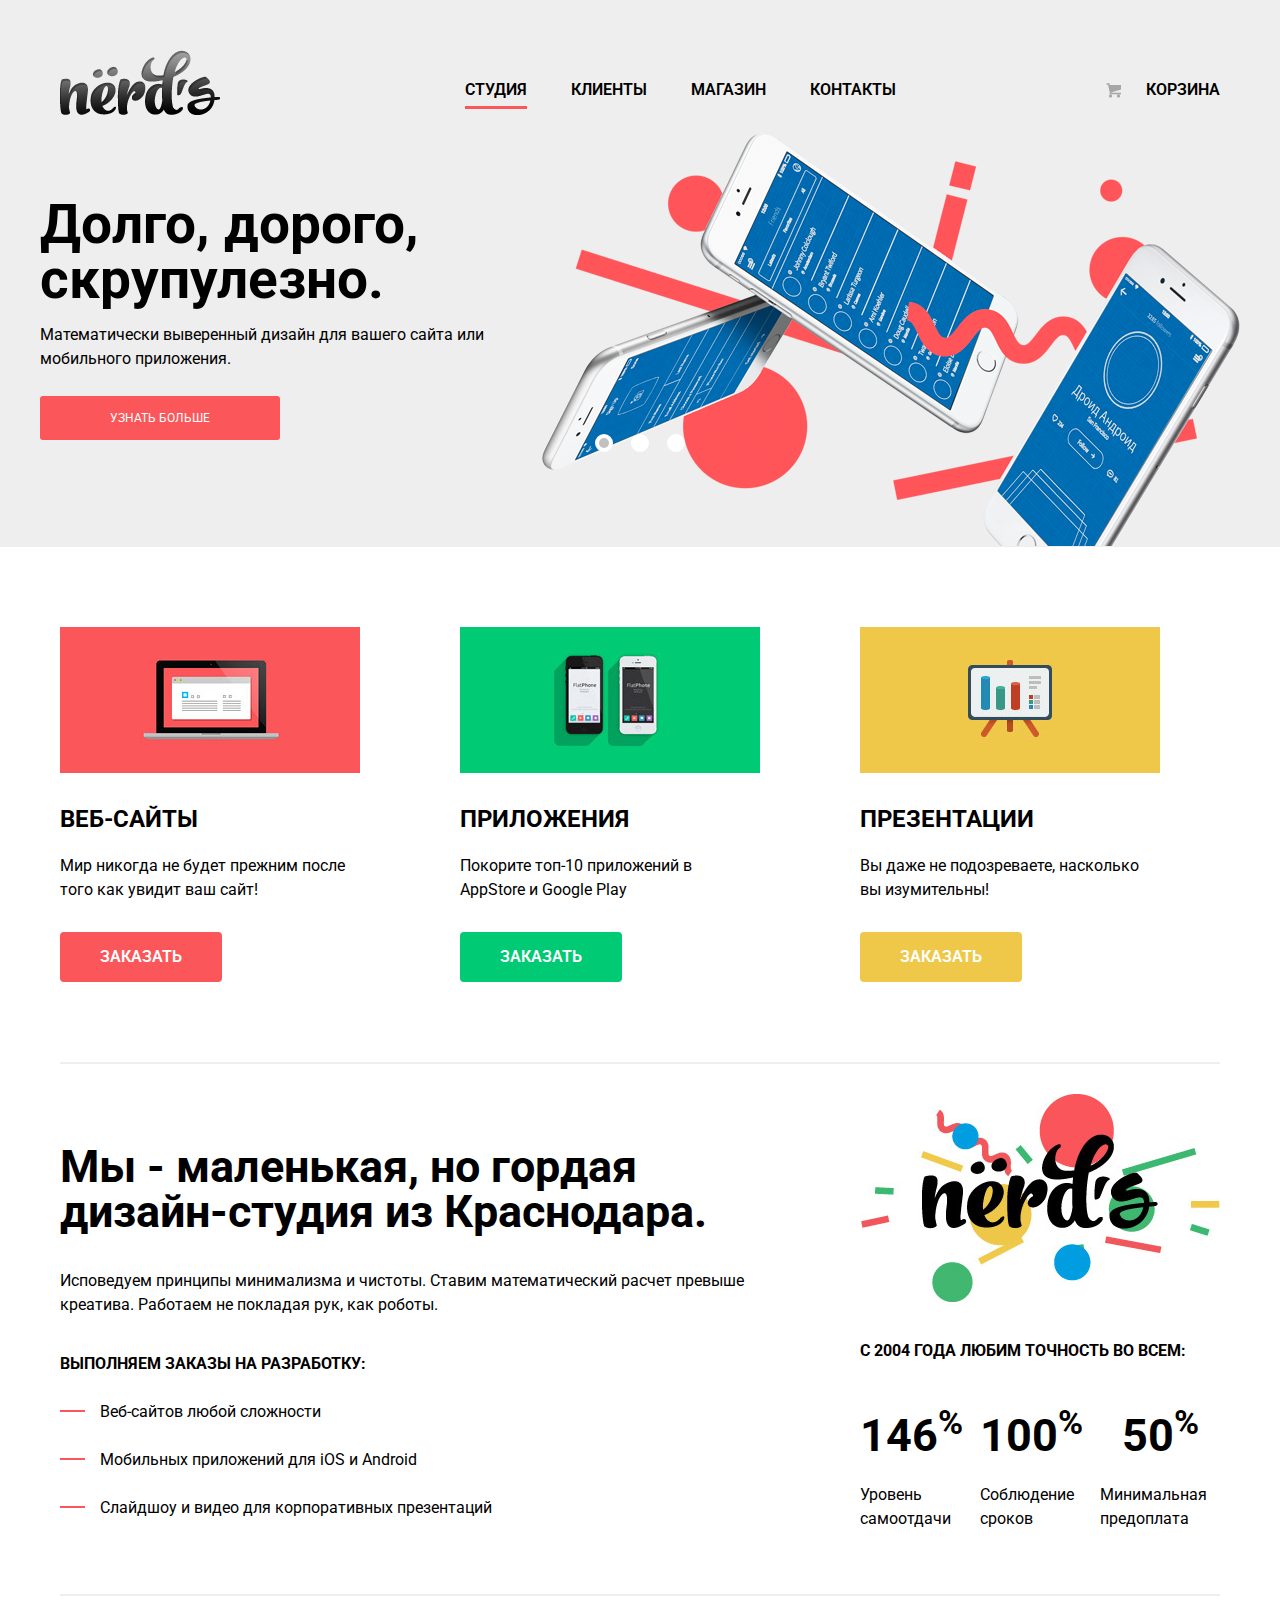
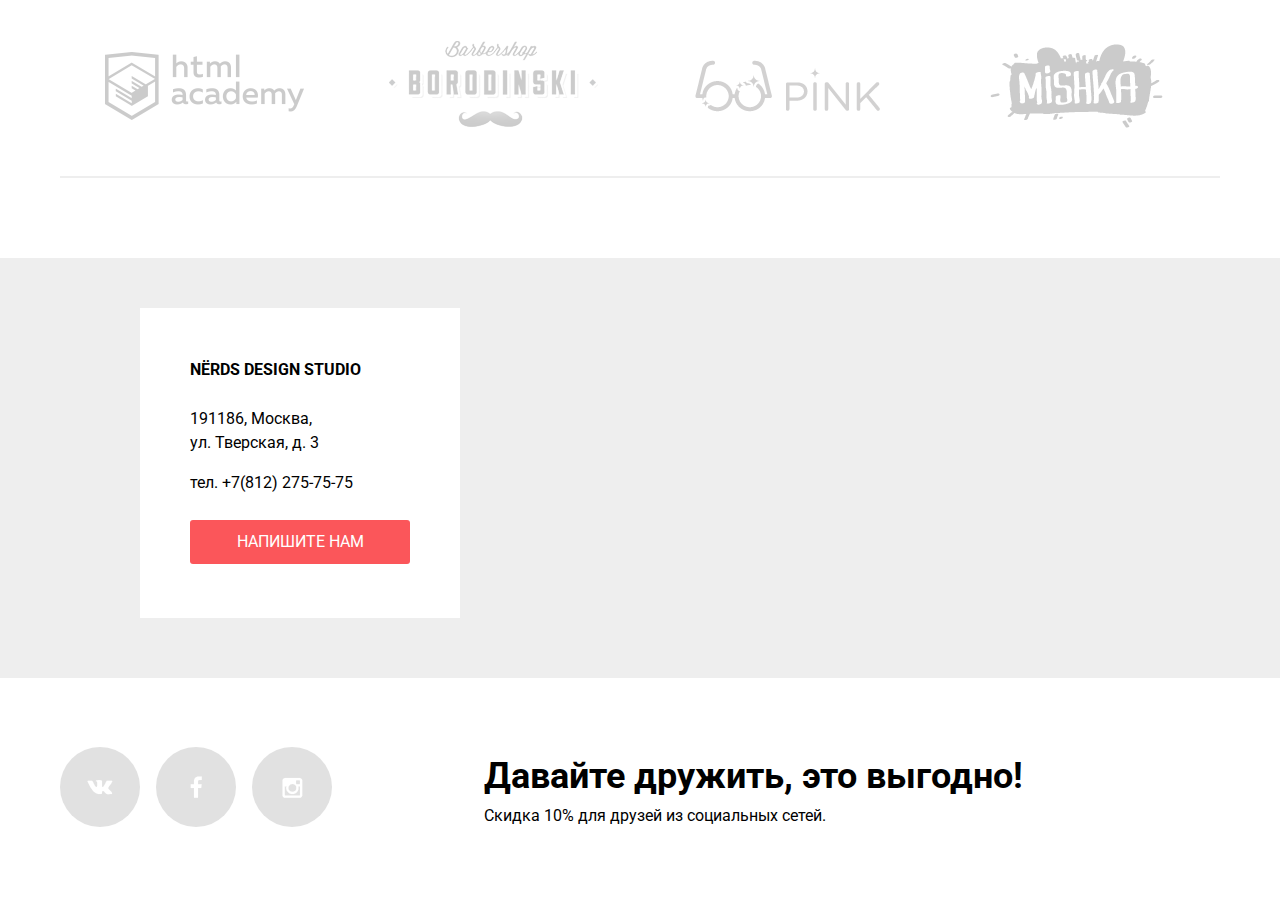
<file: index.html>
<!DOCTYPE html>
<html lang="ru">
<head>
	<meta charset="utf-8">
	<title>Магазин готовых шаблонов 'Nerds'</title>
	<link rel="icon" type="image/png" href="img/favicon-32x32.png" sizes="32x32">
	<link rel="icon" type="image/png" href="img/favicon-16x16.png" sizes="16x16">
	<link rel="stylesheet" href="css/normalize.css">
	<link href="https://fonts.googleapis.com/css?family=Roboto:400,500,700&amp;subset=cyrillic" rel="stylesheet">
	<link rel="stylesheet" href="css/style.css">
</head>
<body>

	<header class="header">
		<h1 class="visually-hidden">Магазин готовых шаблонов 'Nerds'</h1>
		<nav class="navigation container clearfix">
			<a>
				<img class="logo" src="img/nerds-logo.png" width="160" height="65" alt="Nerds">
			</a>
			<ul>
				<li><a class="active-link">Студия</a></li>
				<li><a href="#partners">Клиенты</a></li>
				<li><a href="catalog.html">Магазин</a></li>
				<li><a href="#contacts">Контакты</a></li>
			</ul>
			<a class="cart" href="#">Корзина</a>
		</nav>
	</header>

	<div class="slider">
		<input class="slider-input" type="radio" id="btn-1" name="toggle" checked>
		<input class="slider-input" type="radio" id="btn-2" name="toggle">
		<input class="slider-input" type="radio" id="btn-3" name="toggle">
		<div class="slides container">
			<div class="slider-controls">
					<label for="btn-1"></label>
					<label for="btn-2"></label>
					<label for="btn-3"></label>
			</div>
			<div class="slide">
				<div class="slide-text">
					<b class="slide-title">Долго, дорого, скрупулезно.</b>
					<p>Математически выверенный дизайн для вашего сайта или мобильного приложения.</p>
					<a class="slide-btn" href="#">Узнать больше</a>
				</div>
			</div>
			<div class="slide">
				<div class="slide-text">
					<b class="slide-title">Любим математику как никто другой.</b>
					<p>Никакого креатива, только математические формулы для расчета идаельных пропорций.</p>
					<a class="slide-btn" href="#">Узнать больше</a>
				</div>
			</div>
			<div class="slide">
				<div class="slide-text">
					<b class="slide-title">Только ночь, только хардкор.</b>
					<p>Работать днем, как все? Мы против этого. Ближе к полуночи работа только начинается.</p>
					<a class="slide-btn" href="#">Узнать больше</a>
				</div>
			</div>
		</div>
	</div>

	<main class="main container">
		<h2 class="visually-hidden">Наши преимущества</h2>
		
		<div class="features clearfix">
			
			<div class="feature">
				<img src="img/feature-1.jpg" width="300" height="146" alt="Веб-сайты">
				<b>Веб-сайты</b>
				<p>Мир никогда не будет прежним после того как увидит ваш сайт!</p>
				<a class="features-button button-1" href="#">Заказать</a>
			</div>
			
			<div class="feature">
				<img src="img/feature-2.jpg" width="300" height="146" alt="Приложения">
				<b>Приложения</b>
				<p>Покорите топ-10 приложений в AppStore и Google Play</p>
				<a class="features-button button-2" href="#">Заказать</a>
			</div>
			
			<div class="feature">
				<img src="img/feature-3.jpg" width="300" height="146" alt="Презентации">
				<b>Презентации</b>
				<p>Вы даже не подозреваете, насколько вы изумительны!</p>
				<a class="features-button button-3" href="#">Заказать</a>
			</div>

		</div>

		<div class="sections clearfix">
			
			<section class="left-section">
				<h3>Мы - маленькая, но гордая дизайн-студия из Краснодара.</h3>
				<p>Исповедуем принципы минимализма и чистоты. Ставим математический расчет превыше креатива. Работаем не покладая рук, как роботы.</p>
				<b>Выполняем заказы на разработку:</b>
				<ul>
					<li>Веб-сайтов любой сложности</li>
					<li>Мобильных приложений для iOS и Android</li>
					<li>Слайдшоу и видео для корпоративных презентаций</li>
				</ul>
			</section>
			
			<section class="right-section">
				<img src="img/nerds-illustration.jpg" width="360" height="208" alt="Nerds">
				<b>С 2004 года любим точность во всем:</b>
				<div class="clearfix">
					<p><span>146<sup>%</sup></span>Уровень самоотдачи</p>
					<p><span>100<sup>%</sup></span>Соблюдение сроков</p>
					<p><span>50<sup>%</sup></span>Минимальная предоплата</p>
				</div>
			</section>
		</div>

		<aside class="partner-links" id="partners">
			<a href="https://htmlacademy.ru/" target="_blank">HTML Academy</a>
			<a href="https://eugenekorniets.github.io/barbershop-fix/" target="_blank">Barbershop Borodinski</a>
			<a href="https://eugenekorniets.github.io/pink-adaptive/app/" target="_blank">Pink></a>
			<a href="#">Mishka></a>
		</aside>

	</main>

	<div class="map" id="contacts">
		<div id="map" style="width: 100%; height: 420px"></div>
		<div class="contact container">
			<div class="contact-card">
				<h4>NЁRDS DESIGN STUDIO</h4>
				<p>191186, Москва, <br>ул. Тверская, д. 3</p>
				<p>тел. +7(812) 275-75-75</p>
				<a class="contact-btn" href="#">Напишите нам</a>
			</div>
		</div>
	</div>

	<footer>
		<div class="footer container clearfix">
			<div class="soc-btn">
				<a href="https://vk.com/" target="_blank">Мы В контакте</a>
				<a href="https://www.facebook.com/" target="_blank">Мы в Facebook</a>
				<a href="https://www.instagram.com/" target="_blank">Мы в Instagram</a>
			</div>
			<div class="soc-promo">
				<b>Давайте дружить, это выгодно!</b>
				<p>Скидка 10% для друзей из социальных сетей.</p>
			</div>
		</div>
	</footer>
	
	<div class="feedback-modal">
		<button class="feedback-modal-close" type="button" title="Закрыть">Закрыть</button>
		<h2 class="feedback-modal-title">Напишите нам</h2>
		<form class="feedback-form" action="url" method="post">
			<div class="feed clearfix">
				<div class="feed-left">
					<label for="feedback-name">Ваше имя:</label>
					<input class="feedback-name" id="feedback-name" type="text" name="name" placeholder="Представьтесь, пожалуйста" required>
				</div>
				<div class="feed-right">
					<label for="feedback-email">Ваш email:</label>
					<input class="feedback-email" id="feedback-email" type="email" name="email" placeholder="Для отправки ответа" required>
				</div>
			</div>
			<label for="feedback-text">Текст письма:</label>
			<textarea class="feedback-text" id="feedback-text" name="feedback-text" rows="5" cols="10" placeholder="В свободной форме" required></textarea>
			<button class="btn" type="submit">Отправить</button>
		</form>
	</div>
	<div class="modal-overlay"></div>
	<script src="https://api-maps.yandex.ru/2.1/?lang=ru_RU" type="text/javascript"></script>
	<script src="js/script.js"></script>
</body>
</html>
</file>
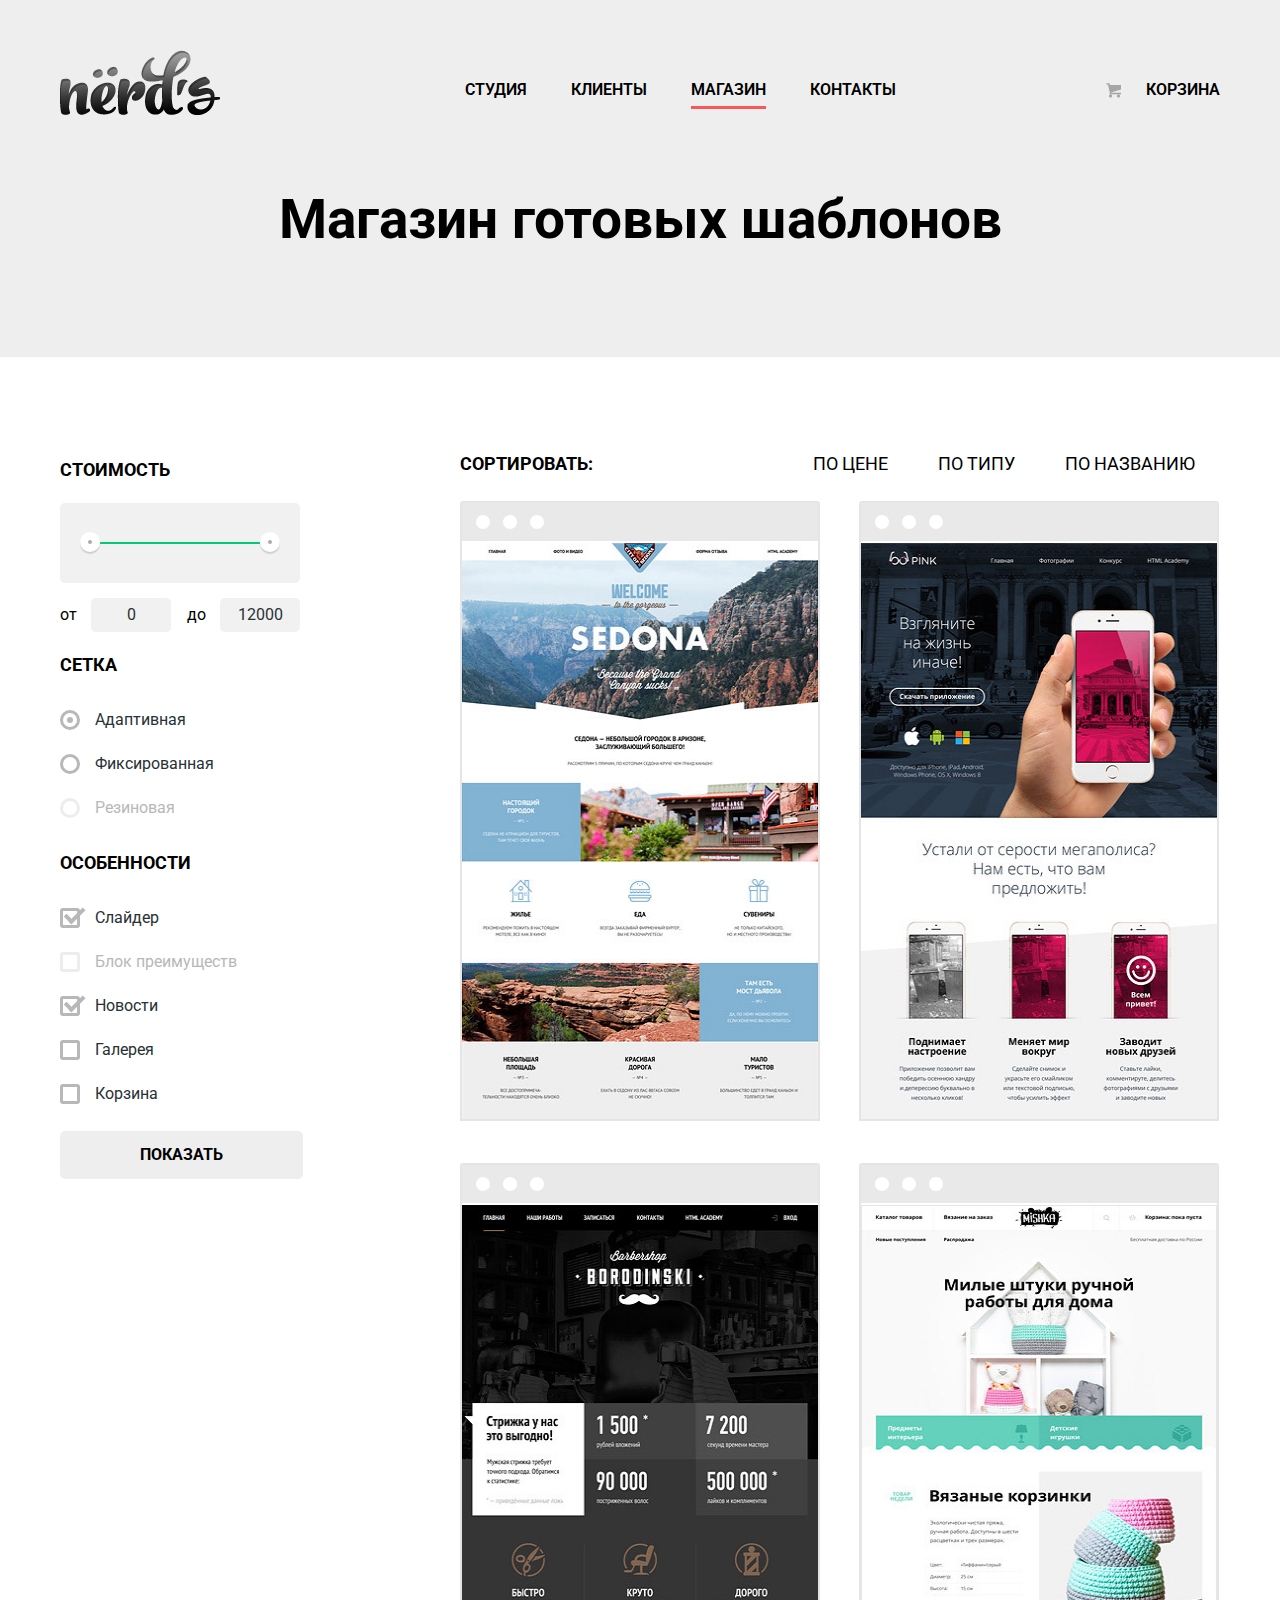
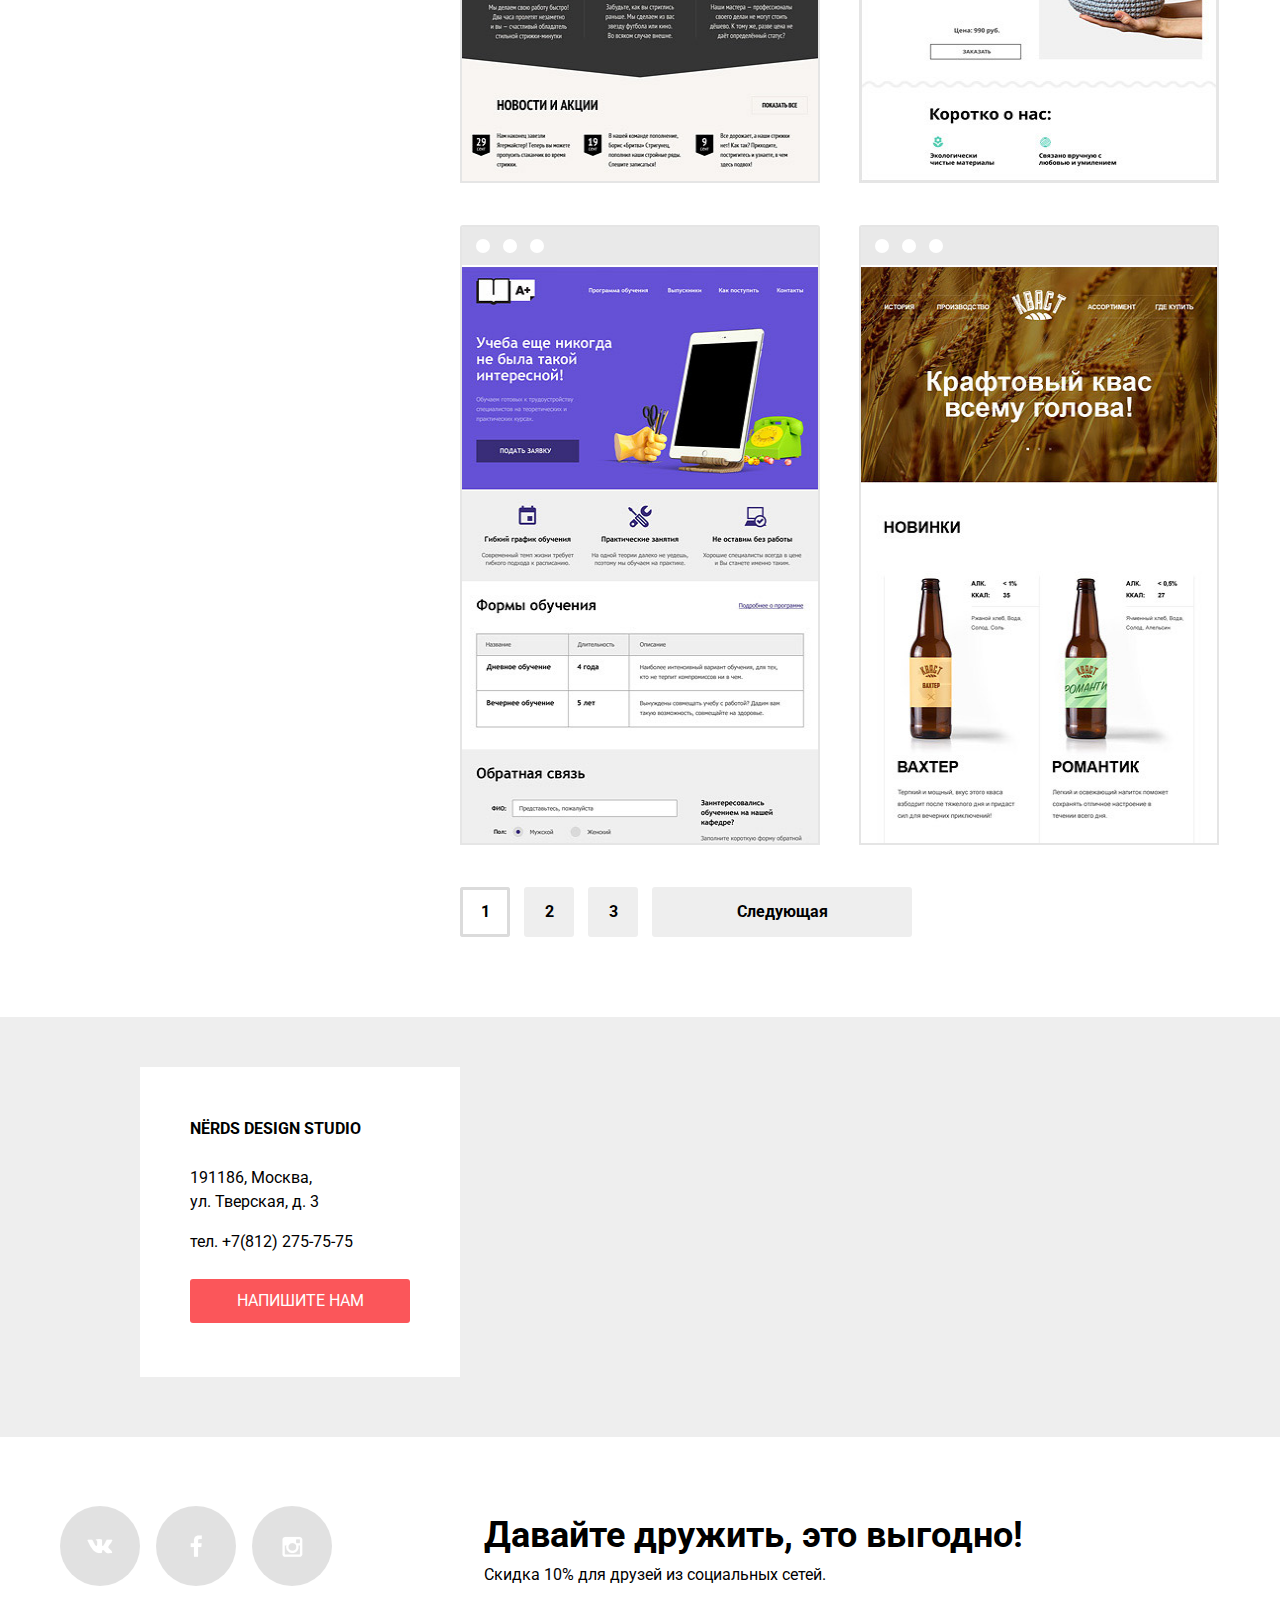
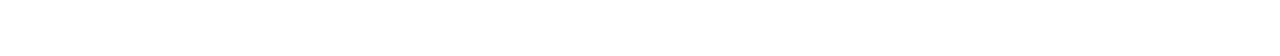
<file: catalog.html>
<!DOCTYPE html>
<html lang="ru">
<head>
	<meta charset="utf-8">
	<title>Магазин готовых шаблонов 'Nerds'</title>
	<link rel="icon" type="image/png" href="img/favicon-32x32.png" sizes="32x32">
	<link rel="icon" type="image/png" href="img/favicon-16x16.png" sizes="16x16">
	<link rel="stylesheet" href="css/normalize.css">
	<link href="https://fonts.googleapis.com/css?family=Roboto:400,500,700&amp;subset=cyrillic" rel="stylesheet">
	<link rel="stylesheet" href="css/style.css">
</head>
<body>

	<header class="header">
		<h1 class="visually-hidden">Магазин готовых шаблонов 'Nerds'</h1>
		<nav class="navigation container clearfix">
			<a href="index.html">
				<img class="logo" src="img/nerds-logo.png" width="160" height="65" alt="Nerds">
			</a>
			<ul>
				<li><a href="index.html">Студия</a></li>
				<li><a href="index.html#partners">Клиенты</a></li>
				<li><a class="active-link">Магазин</a></li>
				<li><a href="#contacts">Контакты</a></li>
			</ul>
			<a class="cart" href="#">Корзина</a>
		</nav>
	</header>

	<div class="inner-heading">
		<h1>Магазин готовых шаблонов</h1>
	</div>

	<main class="main container clearfix">
		<section class="inner-section-left">
			<form class="catalog-filter">
				<p>Стоимость</p>
				<div class="range-filter" id="range-filter">
					<div class="range-controls">
						<div class="scale" id="scale">
							<div class="toggle min-toggle" id="min-toggle"></div>
							<div class="toggle max-toggle" id="max-toggle"></div>
							<div class="scale-range" id="scale-range"></div>
						</div>
						
					</div>
					<div class="price-controls">
						от <input type="text" name="min-price" value="0" class="min-price" id="min-price">
						до <input type="text" name="max-price" value="" class="max-price" id="max-price">
					</div>
				</div>

				<p>Сетка</p>
				
				<label>
					<input type="radio" name="type-grid" value="Адаптивная" checked>
					<span class="radio-indicate"></span>
					<span class="radio-name">Адаптивная</span>
				</label>
				
				<label>
					<input type="radio" name="type-grid" value="Фиксированная">
					<span class="radio-indicate"></span>
					<span class="radio-name">Фиксированная</span>
				</label>
				
				<label>
					<input type="radio" name="type-grid" value="Резиновая" disabled>
					<span class="radio-indicate"></span>
					<span class="radio-name">Резиновая</span>
				</label>

				<p>Особенности</p>
				<label>
					<input type="checkbox" name="slider" checked>
					<span class="checkbox-indicate"></span>
					<span class="checkbox-name">Слайдер</span>
				</label>
				<label>
					<input type="checkbox" name="features-block" disabled>
					<span class="checkbox-indicate"></span>
					<span class="checkbox-name">Блок преимуществ</span>
				</label>
				<label>
					<input type="checkbox" name="news" checked>
					<span class="checkbox-indicate"></span>
					<span class="checkbox-name">Новости</span>
				</label>
				<label>
					<input type="checkbox" name="gallery">
					<span class="checkbox-indicate"></span>
					<span class="checkbox-name">Галерея</span>
				</label>
				<label>
					<input type="checkbox" name="cart">
					<span class="checkbox-indicate"></span>
					<span class="checkbox-name">Корзина</span>
				</label>
				<button class="catalog-filter-btn" type="submit">Показать</button>
			</form>
		</section>

		<section class="inner-section-right">
			<div class="sort clearfix">
				<p>Сортировать:</p>
				
				<div class="sort-param">
					<p class="sort-by-price">По цене</p>
					<p class="sort-by-type">По типу</p>
					<p class="sort-by-name">По названию</p>
					<span class="max-to-min"></span>
					<span class="min-to-max"></span>
				</div>
			</div>

			<div class="product-cards" id="product-cards">
				<div class="product-card" layout="fix">
					<header>
						<span></span>
						<span></span>
						<span></span>
					</header>
					<img src="img/product-1.jpg" width="356" height="576" alt="Sedona">
					<footer>
						<h2 class="product-name">Sedona</h2>
						<p>Информационный сайт для туристов</p>
						<a href="#" class="product-price">29 900 руб.</a>
					</footer>
				</div>

				<div class="product-card" layout="adaptive">
					<header>
						<span></span>
						<span></span>
						<span></span>
					</header>
					<img src="img/product-2.jpg" width="356" height="576" alt="Pink">
					<footer>
						<h2 class="product-name">Pink</h2>
						<p>Продуктовый лендинг приложения для iOS и Android</p>
						<a href="#" class="product-price">19 900 руб.</a>
					</footer>
				</div>

				<div class="product-card" layout="fix">
					<header>
						<span></span>
						<span></span>
						<span></span>
					</header>
					<img src="img/product-3.jpg" width="356" height="576" alt="Barbershop">
					<footer>
						<h2 class="product-name">Barbershop</h2>
						<p>Сайт салона красоты для мужчин</p>
						<a href="#" class="product-price">15 900 руб.</a>
					</footer>
				</div>

				<div class="product-card" layout="adaptive">
					<header>
						<span></span>
						<span></span>
						<span></span>
					</header>
					<img src="img/product-4.jpg" width="356" height="576" alt="Mishka">
					<footer>
						<h2 class="product-name">Mishka</h2>
						<p>Интернет магазин вязанных игрушек</p>
						<a href="#" class="product-price">25 900 руб.</a>
					</footer>
				</div>

				<div class="product-card" layout="flex">
					<header>
						<span></span>
						<span></span>
						<span></span>
					</header>
					<img src="img/product-5.jpg" width="356" height="576" alt="Aplus">
					<footer>
						<h2 class="product-name">Aplus</h2>
						<p>Лендинг курсов повышения квалификации</p>
						<a href="#" class="product-price">9 900 руб.</a>
					</footer>
				</div>

				<div class="product-card" layout="flex">
					<header>
						<span></span>
						<span></span>
						<span></span>
					</header>
					<img src="img/product-6.jpg" width="356" height="576" alt="Kvast">
					<footer>
						<h2 class="product-name">Kvast</h2>
						<p>Промо-сайт производителя крафтового кваса</p>
						<a href="#" class="product-price">11 900 руб.</a>
					</footer>
				</div>
			</div>

			<div class="paginator">
				<a href="#" class="active">1</a>
				<a href="#">2</a>
				<a href="#">3</a>
				<a href="#" class="next-page">Следующая</a>
			</div>

		</section>
	</main>

	<div class="map" id="contacts">
		<div id="map" style="width: 100%; height: 420px"></div>
		<div class="contact container">
			<div class="contact-card">
				<h4>NЁRDS DESIGN STUDIO</h4>
				<p>191186, Москва, <br>ул. Тверская, д. 3</p>
				<p>тел. +7(812) 275-75-75</p>
				<a class="contact-btn" href="#">Напишите нам</a>
			</div>
		</div>
	</div>

	<footer>
		<div class="footer container clearfix">
			<div class="soc-btn">
				<a href="https://vk.com/" target="_blank">Мы В контакте</a>
				<a href="https://www.facebook.com/" target="_blank">Мы в Facebook</a>
				<a href="https://www.instagram.com/" target="_blank">Мы в Instagram</a>
			</div>
			<div class="soc-promo">
				<b>Давайте дружить, это выгодно!</b>
				<p>Скидка 10% для друзей из социальных сетей.</p>
			</div>
		</div>
	</footer>
	
	<div class="feedback-modal">
		<button class="feedback-modal-close" type="button" title="Закрыть">Закрыть</button>
		<h2 class="feedback-modal-title">Напишите нам</h2>
		<form class="feedback-form" action="url" method="post">
			<div class="feed clearfix">
				<div class="feed-left">
					<label for="feedback-name">Ваше имя:</label>
					<input class="feedback-name" id="feedback-name" type="text" name="name" placeholder="Представьтесь, пожалуйста" required>
				</div>
				<div class="feed-right">
					<label for="feedback-email">Ваш email:</label>
					<input class="feedback-email" id="feedback-email" type="email" name="email" placeholder="Для отправки ответа" required>
				</div>
			</div>
			<label for="feedback-text">Текст письма:</label>
			<textarea class="feedback-text" id="feedback-text" name="feedback-text" rows="5" cols="10" placeholder="В свободной форме" required></textarea>
			<button class="btn" type="submit">Отправить</button>
		</form>
	</div>
	<div class="modal-overlay"></div>
	<script src="https://api-maps.yandex.ru/2.1/?lang=ru_RU" type="text/javascript"></script>
	<script src="js/script.js"></script>
</body>
</html>
</file>
<file: css/style.css>
/* common properties for all pages */
html {
  scroll-behavior: smooth;
}

body {
  min-width: 1200px;
  font-family: "Roboto", "Arial", sans-serif;
  font-size: 16px;
  line-height: 24px;
  color: #000;
  overflow-x: hidden;
}

/* class for float objects */
.clearfix::after {
  content: "";
  display: block;
  clear: both;
}

/* class for hiding objects */
.visually-hidden {
  position: absolute;
  overflow: hidden;
  width: 1px;
  height: 1px;
  margin: -1px;
  padding: 0;
  border: 0;
  clip: rect(0 0 0 0);
}

/* class for centering blocks */
.container {
  margin: 0 auto;
}

/* header start */
.header {
  margin: 0;
  padding: 50px 0 0 0;
  background-color: #eee;
}

.navigation {
  width: 1160px;
  padding: 0 20px;
}

.logo {
  float: left;
  width: 160px;
  height: 65px;
  cursor: pointer;
  transition: 0.2s;
}

.navigation a:hover .logo {
  opacity: 0.8;
}

.navigation a:active .logo {
  opacity: 0.3;
}

.navigation .active-link {
  position: relative;
  background: transparent;
}

.navigation .active-link::after {
  content: "";
  position: absolute;
  right: 0;
  bottom: 15px;
  left: 0;
  height: 3px;
  background-color: #fb565a;
}

.navigation ul {
  float: left;
  width: 840px;
  font-size: 0;
  text-align: center;
  list-style: none;
  user-select: none;
  -webkit-user-select: none;
}

.navigation li {
  display: inline-block;
  vertical-align: top;
  padding: 25px 22px 25px 22px;
}

.navigation a {
  padding: 25px 0 25px 0;
  font-size: 16px;
  line-height: 30px;
  font-weight: 600;
  color: #000;
  text-decoration: none;
  text-transform: uppercase;
  transition: 0.2s;
}

.navigation a:hover {
  color: #fb565a;
}

.navigation a:active {
  color: #a6a6a6;
}

.cart {
  position: relative;
  float: right;
}

.cart::before {
  content: "";
  position: absolute;
  top: 33px;
  left: -40px;
  width: 15px;
  height: 15px;
  background: url("../img/cart-icon.png") no-repeat;
}
/* header end */

/* slider start */
.slider {
  background-color: #eee;
}

.slides {
  position: relative;
  width: 1200px;
  height: 415px;
  overflow: hidden;
}

.slider input[type=radio] {
  display: none;
}

.slider-controls {
  position: absolute;
  bottom: 95px;
  left: 50%;
  width: 200px;
  height: 18px;
  margin-left: -100px;
  text-align: center;
  z-index: 50;
}

.slider-controls label {
  display: inline-block;
  vertical-align: top;
  width: 10px;
  height: 10px;
  margin: 0 7px;
  background: white;
  border: 4px solid white;
  border-radius: 50%;
  cursor: pointer;
}

#btn-1:checked ~ .slides .slider-controls label[for=btn-1],
#btn-2:checked ~ .slides .slider-controls label[for=btn-2],
#btn-3:checked ~ .slides .slider-controls label[for=btn-3] {
  background: #c1c1c1;
}

.slide {
  position: absolute;
  top: 0;
  left: 0;
  width: 100%;
  height: 100%;
  overflow: hidden;
}

.slide-text {
  width: 450px;
  padding: 65px 0 30px 0;
}

.slide-title {
  font-size: 55px;
  line-height: 55px;
  font-weight: bold;
}

.slide-btn {
  display: block;
  width: 240px;
  padding: 10px 0;
  margin-top: 25px;
  font-size: 12px;
  color: white;
  text-transform: uppercase;
  text-align: center;
  text-decoration: none;
  background: #fb565a;
  border-radius: 3px;
}

.slide-btn:hover {
  background: #e74246;
}

.slide-btn:active {
  background: #d7373b;
  box-shadow: inset 0 4px 2px #c13135;
}

.slide:nth-child(2) {
  background-image: url("../img/slide1.png");
  background-repeat: no-repeat;
  background-position: 100%;
}

.slide:nth-child(3) {
  background-image: url("../img/slide2.png");
  background-repeat: no-repeat;
  background-position: 100%;
}

.slide:nth-child(4) {
  background-image: url("../img/slide3.png");
  background-repeat: no-repeat;
  background-position: 100%;
}

.slide {
  display: none;
}

#btn-1:checked ~ .slides .slide:nth-child(2) {
  display: block;
  animation: bounce 1.5s;
}

#btn-2:checked ~ .slides .slide:nth-child(3) {
  display: block;
  animation: bounce 1.5s;
}

#btn-3:checked ~ .slides .slide:nth-child(4) {
  display: block;
  animation: bounce 1.5s;
}
/* slider end */

/* main start */
.main {
  width: 1160px;
  margin-top: 80px;
  padding: 0 20px;
}

.features {
  width: 1160px;
  padding-bottom: 80px;
}

.feature {
  float: left;
  width: 300px;
  margin-right: 100px;
}

.feature:last-child {
  margin-right: 0;
}

.feature b {
  display: block;
  margin: 24px 0 20px 0;
  font-size: 24px;
  line-height: 30px;
  text-transform: uppercase;
}

.feature p {
  margin: 0 0 30px 0;
  font-size: 16px;
  line-height: 24px;
}

.features-button {
  display: inline-block;
  padding: 16px 40px;
  font-size: 16px;
  line-height: 18px;
  font-weight: 600;
  color: #fff;
  text-decoration: none;
  text-transform: uppercase;
  border-radius: 4px;
}

.feature .button-1 {
  background-color: #fb565a;
}

.feature .button-1:hover {
  background-color: #e74246;
}

.feature .button-1:active {
  color: #e37376;
  background-color: #d7373b;
  box-shadow: inset 0 4px 2px #c13135;
}

.feature .button-2 {
  background-color: #00ca74;
}

.feature .button-2:hover {
  background-color: #00bc6c;
}

.feature .button-2:active {
  color: #4dc491;
  background-color: #00aa62;
  box-shadow: inset 0 4px 2px #009958;
}

.feature .button-3 {
  background-color: #efc84a;
}

.feature .button-3:hover {
  background-color: #eab534;
}

.feature .button-3:active {
  color: #edc265;
  background-color: #e5a722;
  box-shadow: inset 0 4px 2px #ce961f;
}

.sections {
  border-top: 2px solid #eee;
  border-bottom: 2px solid #eee;
  padding-bottom: 50px;
}

.left-section {
  float: left;
  width: 700px;
}

.left-section h3 {
  margin: 80px 0 35px 0;
  font-size: 45px;
  line-height: 45px;
}

.left-section p {
  margin: 35px 0;
  font-size: 16px;
  line-height: 24px;
}

.sections b {
  margin: 35px 0;
  font-size: 16px;
  line-height: 24px;
  font-weight: bold;
  text-transform: uppercase;
}

.left-section ul {
  margin: 0;
  list-style: none;
}

.left-section li {
  position: relative;
  margin: 24px 0;
}

.left-section li::before {
  content: "";
  position: absolute;
  top: 10px;
  left: -40px;
  width: 25px;
  height: 2px;
  background-image: url(../img/marker.jpg);
}

.right-section {
  float: right;
  width: 360px;
}

.right-section img {
  margin: 30px 0;
}

.right-section p {
  display: block;
  float: left;
  width: 100px;
  margin: 50px 20px 0 0;
}

.right-section p:last-child {
  width: 120px;
  margin-right: 0;
}

.right-section span {
  display: block;
  margin-bottom: 25px;
  font-size: 45px;
  line-height: 45px;
  font-weight: bold;
  text-align: center;
}

.partner-links {
  border-bottom: 2px solid #eee;
  text-align: center;
}

.partner-links a {
  position: relative;
  display: inline-block;
  vertical-align: top;
  width: 290px;
  height: 180px;
  font-size: 0;
  text-decoration: none;
  transition: 0.3s;
}

.partner-links a:first-child,
.partner-links a:last-child {
  width: 280px;
}

.partner-links a:nth-child(1) {
  background: url("../img/partner-1.png") no-repeat center;
  opacity: 0.2;
}

.partner-links a:nth-child(1):hover {
  opacity: 1;
}

.partner-links a:nth-child(1):active {
  opacity: 0.1;
}

.partner-links a:nth-child(2) {
  background: url("../img/partner-2.png") no-repeat center;
  opacity: 0.2;
}

.partner-links a:nth-child(2):hover {
  opacity: 1;
}

.partner-links a:nth-child(2):active {
  opacity: 0.1;
}

.partner-links a:nth-child(3) {
  background: url("../img/partner-3.png") no-repeat center;
  opacity: 0.2;
}

.partner-links a:nth-child(3):hover {
  opacity: 1;
}

.partner-links a:nth-child(3):active {
  opacity: 0.1;
}

.partner-links a:nth-child(4) {
  background: url("../img/partner-4.png") no-repeat center;
  opacity: 0.2;
}

.partner-links a:nth-child(4):hover {
  opacity: 1;
}

.partner-links a:nth-child(4):active {
  opacity: 0.1;
}

.map {
  height: 420px;
  margin-top: 80px;
  background-color: #eee;
}

.contact {
  position: relative;
  width: 1440px;
}

.contact-card {
  display: inline-block;
  position: absolute;
  top: -370px;
  left: 140px;
  width: 220px;
  min-height: 210px;
  padding: 50px;
  background-color: #fff;
}

.contact-card h4 {
  margin: 0 0 25px 0;
}

.contact-btn {
  display: block;
  margin-top: 25px;
  padding: 10px 0;
  color: white;
  text-transform: uppercase;
  text-align: center;
  text-decoration: none;
  background: #fb565a;
  border-radius: 3px;
}

.contact-btn:hover {
  background: #e74246;
}

.contact-btn:active {
  color: #e37376;
  background-color: #d7373b;
  box-shadow: inset 0 4px 2px #c13135;
}
/* main end */

/* footer start */
.footer {
  width: 1160px;
  padding: 0 20px;
}

.soc-btn {
  float: left;
}

.soc-btn a {
  display: inline-block;
  vertical-align: top;
  width: 80px;
  height: 80px;
  margin: 69px 12px 69px 0;
  font-size: 0;
  text-decoration: none;
  border-radius: 50%;
  transition: 0.3s;
}

.soc-btn a:nth-child(1) {
  background: #e1e1e1 url("../img/vk-icon.png") no-repeat center;
  opacity: 1;
}

.soc-btn a:nth-child(2) {
  background: #e1e1e1 url("../img/fb-icon.png") no-repeat center;
  opacity: 1;
}

.soc-btn a:nth-child(3) {
  background: #e1e1e1 url("../img/insta-icon.png") no-repeat center;
  opacity: 1;
}

.soc-btn a:hover {
  background-color: #e74246;
}

.soc-btn a:nth-child(1):active {
  background: #d7373b url("../img/vk-icon-active.png") no-repeat center;
  box-shadow: inset 0 4px 2px #c13135;
}

.soc-btn a:nth-child(2):active {
  background: #d7373b url("../img/fb-icon-active.png") no-repeat center;
  box-shadow: inset 0 4px 2px #c13135;
}

.soc-btn a:nth-child(3):active {
  background: #d7373b url("../img/insta-icon-active.png") no-repeat center;
  box-shadow: inset 0 4px 2px #c13135;
}

.soc-promo {
  float: left;
  margin: 80px 0 70px 140px;
}

.soc-promo b {
  font-size: 36px;
  line-height: 36px;
  font-weight: bold;
}

.soc-promo p {
  margin: 10px 0 0 0;
  font-size: 16px;
  line-height: 22px;
  font-weight: normal;
}
/* footer end */

/* inner-pages styles start */
.inner-heading {
  margin: 0;
  padding: 0;
  text-align: center;
  background-color: #eee;
}

.inner-heading h1 {
  display: block;
  width: 1160px;
  margin: 0 auto;
  padding: 60px 20px 110px 20px;
  font-size: 55px;
  line-height: 55px;
}

.inner-section-left {
  float: left;
  width: 260px;
}

.inner-section-right {
  float: right;
  width: 760px;
}

.catalog-filter p {
  font-size: 18px;
  line-height: 30px;
  font-weight: bold;
  text-transform: uppercase;
}

.catalog-filter .range-filter {
  width: 240px;
}

.catalog-filter .range-controls {
  height: 80px;
  margin-bottom: 15px;
  padding: 0 20px;
  background: #f1f1f1;
  border-radius: 5px;
  overflow: hidden;
}

.catalog-filter .scale {
  position: relative;
  margin-top: 39px;
  height: 2px;
  background: #d7dcde;
}

.catalog-filter .scale-range {
  position: absolute;
  left: 0;
  right: 0;
  height: 2px;
  background: #00ca74;
}

.catalog-filter .toggle {
  position: absolute;
  top: -10px;
  width: 4px;
  height: 4px;
  border: 8px solid white;
  background: #ababab;
  cursor: pointer;
  border-radius: 50%;
  box-shadow: 0 2px 1px 0 #cfcfcf;
  z-index: 1;
}

.catalog-filter .price-controls input {
  width: 60px;
  padding: 8px 10px;
  margin-left: 10px;
  border: none;
  background: #f1f1f1;
  font-size: 16px;
  font-family: 'Roboto', sans-serif;
  font-weight: normal;
  font-style: normal;
  text-align: center;
  color: #283136;
  border-radius: 5px;
}

.catalog-filter .price-controls .min-price {
  margin-right: 12px;
}

.catalog-filter .price-controls {
  white-space: nowrap;
}

.catalog-filter input[type="radio"],
.catalog-filter input[type="checkbox"] {
  display: none;
}

.catalog-filter label {
  display: block;
  position: relative;
  padding: 12px 0 12px 35px;
  font-size: 16px;
  line-height: 20px;
  color: #283136;
  cursor: pointer;
}

.catalog-filter input[type="radio"] + .radio-indicate {
  position: absolute;
  top: 12px;
  left: 0;
  width: 14px;
  height: 14px;
  background-color: #fff;
  border: 3px solid #b8b8b8;
  border-radius: 50%;
}

.catalog-filter input[type="radio"]:checked + .radio-indicate::before {
  content: "";
  position: absolute;
  top: 4px;
  left: 4px;
  width: 6px;
  height: 6px;
  border-radius: 50%;
  background: #b8b8b8;
}

.catalog-filter input[type="radio"]:disabled ~ .radio-indicate {
  border-color: #ededed;
}

.catalog-filter input[type="radio"]:disabled ~ .radio-name {
  color: #b8b8b8;
}

.catalog-filter input[type="checkbox"] + .checkbox-indicate {
  position: absolute;
  top: 12px;
  left: 0;
  width: 14px;
  height: 14px;
  background-color: #fff;
  border: 3px solid #b8b8b8;
  border-radius: 3px;
}

.catalog-filter input[type="checkbox"]:checked + .checkbox-indicate::before,
.catalog-filter input[type="checkbox"]:checked + .checkbox-indicate::after  {
  content: "";
  position: absolute;
  width: 4px;
  background-color: #b8b8b8;
}

.catalog-filter input[type="checkbox"]:checked + .checkbox-indicate::before {
  top: -5px;
  left: 12px;
  height: 20px;
  transform: rotate(45deg);
}

.catalog-filter input[type="checkbox"]:checked + .checkbox-indicate::after {
  top: 3px;
  left: 3px;
  height: 8px;
  transform: rotate(-45deg);
}

.catalog-filter input[type="checkbox"]:disabled ~ .checkbox-indicate {
  border-color: #ededed;
}

.catalog-filter input[type="checkbox"]:disabled ~ .checkbox-name {
  color: #b8b8b8;
}

.catalog-filter .catalog-filter-btn {
  display: inline-block;
  vertical-align: top;
  margin-top: 15px;
  padding: 15px 80px;
  text-align: center;
  font-size: 16px;
  line-height: 18px;
  font-weight: bold;
  font-family: "Roboto", "Arial", sans-serif;
  color: #000;
  text-transform: uppercase;
  text-decoration: none;
  background-color: #eee;
  border: none;
  border-radius: 5px;
  cursor: pointer;
}

.catalog-filter .catalog-filter-btn:hover {
  background-color: #dfdfdf;
  outline: none;
}

.catalog-filter .catalog-filter-btn:active {
  color: #959595;
  background-color: #d5d5d5;
  box-shadow: inset 0 3px 0 #bfbfbf;
  outline: none;
}


.sort {
  margin-bottom: 10px;
}

.sort p {
  float: left;
  font-size: 18px;
  line-height: 18px;
  font-weight: bold;
  text-transform: uppercase;
}

.sort-param {
  float: right;
  user-select: none;
  -webkit-user-select: none;
}

.sort-param p {
  position: relative;
  margin-right: 25px;
  margin-left: 25px;
  font-weight: normal;
  color: #000;
  cursor: pointer;
}

.sort-param p:hover {
  color: #666;
}

.sort-param p:active {
  color: #000;
}

.sort-param .ascending::after {
  content: "";
  position: absolute;
  right: -20px;
  border: 8px solid transparent;
  border-top: 8px solid green;
}

.sort-param .descending::after {
  content: "";
  position: absolute;
  right: -20px;
  top: -8px;
  border: 8px solid transparent;
  border-bottom: 8px solid green;
}

.product-card {
  position: relative;
  display: inline-block;
  width: 356px;
  height: 616px;
  margin-bottom: 35px;
  overflow: hidden;
  border: 2px solid #e5e5e5;
  border-radius: 3px 3px 0 0;
}

.product-card:nth-child(odd) {
  margin-right: 35px;
}

.product-card header {
  position: absolute;
  top: -2px;
  left: -2px;
  width: 360px;
  height: 40px;
  background-color: #e9e9e9;
  border-radius: 3px 3px 0 0;
}

.product-card span {
  display: inline-block;
  width: 14px;
  height: 14px;
  margin-top: 14px;
  margin-right: 9px;
  background-color: #fff;
  border-radius: 50%;
}

.product-card span:first-child {
  margin-left: 16px;
}

.product-card img {
  margin-top: 40px;
}

.product-card footer {
  display: none;
  position: absolute;
  bottom: 0;
  left: -2px;
  width: 360px;
  height: 230px;
  text-align: center;
  background-color: #e9e9e9;
}

.product-card:hover footer {
  display: block;
  animation: bounceInUp 0.6s;
}

.product-card:hover span:nth-of-type(1) {
  background-color: #fb565a;
  transition-duration: 0.4s;
}

.product-card:hover span:nth-of-type(2) {
  background-color: #efc84a;
  transition-duration: 0.8s;
}

.product-card:hover span:nth-of-type(3) {
  background-color: #00ca74;
  transition-duration: 1.2s;
}

.product-card h2 {
  margin: 0;
  padding: 30px 20px 10px 20px;
  font-size: 18px;
  line-height: 30px;
  font-weight: bold;
  text-transform: uppercase;
}

.product-card p {
  margin: 0;
  padding: 10px 60px;
  font-size: 16px;
  line-height: 18px;
  color: #666;
}

.product-card a {
  display: block;
  width: 200px;
  margin: 10px auto;
  padding: 13px 10px;
  color: #fff;
  text-align: center;
  text-decoration: none;
  background-color: #fb565a;
  border-radius: 3px;
}

.product-card a:hover {
  background: #e74246;
}

.product-card a:active {
  color: #e37376;
  background-color: #d7373b;
  box-shadow: inset 0 4px 2px #c13135;
}

.paginator a {
  display: inline-block;
  vertical-align: top;
  min-width: 30px;
  margin-right: 10px;
  padding: 16px 10px;
  font-size: 16px;
  line-height: 18px;
  font-weight: bold;
  color: #000;
  text-align: center;
  text-decoration: none;
  background-color: #eee;
  border-radius: 3px;
}

.paginator a:hover {
  background-color: #dfdfdf;
}

.paginator a:active {
  color: #959595;
  background-color: #d5d5d5;
  box-shadow: inset 0 3px 0 #bfbfbf;
}

.paginator .active {
  background: transparent;
  box-shadow: inset 3px 0 0 #dbdbdb,
  inset 0 3px 0 #dbdbdb,
  inset -3px 0 0 #dbdbdb,
  inset 0 -3px 0 #dbdbdb;
}

.paginator .next-page {
  width: 240px;
}
/* inner-pages styles end */

/* modal start */
.feedback-modal {
  display: none;
  position: fixed;
  top: 60%;
  left: 50%;
  width: 760px;
  height: 435px;
  margin-top: -370px;
  margin-left: -480px;
  padding: 70px 100px;
  color: #000;
  background-color: #fff;
  box-shadow: 0 30px 50px rgba(0, 0, 0, 0.7);
  z-index: 500;
}

.feedback-modal-show {
  display: block;
  animation: fadeInUp 0.4s;
}

.modal-error {
  animation: shake 0.6s;
}

.modal-overlay {
  display: none;
  position: fixed;
  top: 0;
  left: 0;
  width: 100%;
  height: 100%;
  background: rgba(0, 0, 0, 0.5);
  z-index: 100;
}

.modal-overlay-show {
  display: block;
}

.feedback-modal-close {
  position: absolute;
  top: 80px;
  right: 90px;
  width: 22px;
  height: 22px;
  font-size: 0;
  background-color: transparent;
  border: 0;
  cursor: pointer;
}

.feedback-modal-close::before,
.feedback-modal-close::after {
  content: "";
  position: absolute;
  top: 10px;
  left: 2px;
  width: 19px;
  height: 3px;
  background-color: #fb565a;
  border-radius: 1px;
}

.feedback-modal-close::before {
  transform: rotate(45deg);
}

.feedback-modal-close::after {
  transform: rotate(-45deg);
}

.feedback-modal h2 {
  margin: 0 0 40px 0;
  font-size: 30px;
  line-height: 42px;
}

.feedback-modal .feedback-form {
  margin-bottom: 10px;
}

.feed {
  width: 760px;
  margin-bottom: 20px;
}

.feed-left {
  float: left;
}

.feed-right {
  float: right;
}

.feedback-form .feedback-text {
  width: 730px;
  max-width: 730px;
  min-height: 80px;
  max-height: 120px;
}

.feedback-form label {
  font-size: 16px;
  line-height: 24px;
  font-weight: bold;
}

.feedback-form input,
.feedback-form textarea {
  display: block;
  margin-top: 5px;
  padding: 12px;
  border: 2px solid #d7dcde;
  border-radius: 5px;
  outline: none;
}

.feedback-form input {
  width: 330px;
}

.feedback-form input:hover,
.feedback-form textarea:hover {
  border-color: #b4b9bb;
}

.feedback-form input:focus,
.feedback-form textarea:focus {
  border-color: #000;
}

.feedback-form .btn {
  display: block;
  margin: 48px 0 0 0;
  min-width: 260px;
  max-width: 100%;
  padding: 18px 10px;
  font-size: 16px;
  line-height: 18px;
  color: white;
  text-transform: uppercase;
  text-align: center;
  text-decoration: none;
  background: #fb565a;
  border-radius: 3px;
  border: none;
  cursor: pointer;
}

.feedback-form .btn:hover {
  background: #e74246;
}

.feedback-form .btn:active {
  color: #e37376;
  background-color: #d7373b;
  box-shadow: inset 0 4px 2px #c13135;
}
/* modal end */

/* animations start */
@keyframes bounce {
  0%   {
    transform: translateX(2000px)
  }
  70%  {
    transform: translateX(-30px)
  }
  90%  {
    transform: translateX(15px)
  }
  100% {
    transform: translateX(0)
  }
}

@keyframes shake {
  0%, 100% {
    transform: translateX(0)
  }
  10%, 30%, 50%, 70%, 90% {
    transform: translateX(-10px)
  }
  20%, 40%, 60%, 80% {
    transform: translateX(10px)
  }
}

@keyframes bounceIn {
  from, 20%, 40%, 60%, 80%, to {
    animation-timing-function: cubic-bezier(0.215, 0.610, 0.355, 1.000)
  }
  0% {
    opacity: 0;
    transform: scale3d(.3, .3, .3)
  }
  20% {
    transform: scale3d(1.1, 1.1, 1.1)
  }
  40% {
    transform: scale3d(.9, .9, .9)
  }
  60% {
    opacity: 1;
    transform: scale3d(1.03, 1.03, 1.03)
  }
  80% {
    transform: scale3d(.97, .97, .97)
  }
  to {
    opacity: 1;
    transform: scale3d(1, 1, 1)
  }
}

@keyframes bounceInUp {
  from, 60%, 75%, 90%, to {
    animation-timing-function: cubic-bezier(0.86, 0.01, 0.26, 0.95)
  }
  from {
    opacity: 0;
    transform: translate3d(0, 2000px, 0)
  }
  60% {
    opacity: 1;
    transform: translate3d(0, -20px, 0)
  }
  75% {
    transform: translate3d(0, 10px, 0)
  }
  90% {
    transform: translate3d(0, -5px, 0)
  }
  to {
    transform: translate3d(0, 0, 0)
  }
}

@keyframes fadeInUp {
  from {
    opacity: 0;
    transform: translate3d(0, 100%, 0)
  }
  to {
    opacity: 1;
    transform: translate3d(0, 0, 0)
  }
}
/* animations end */
</file>
